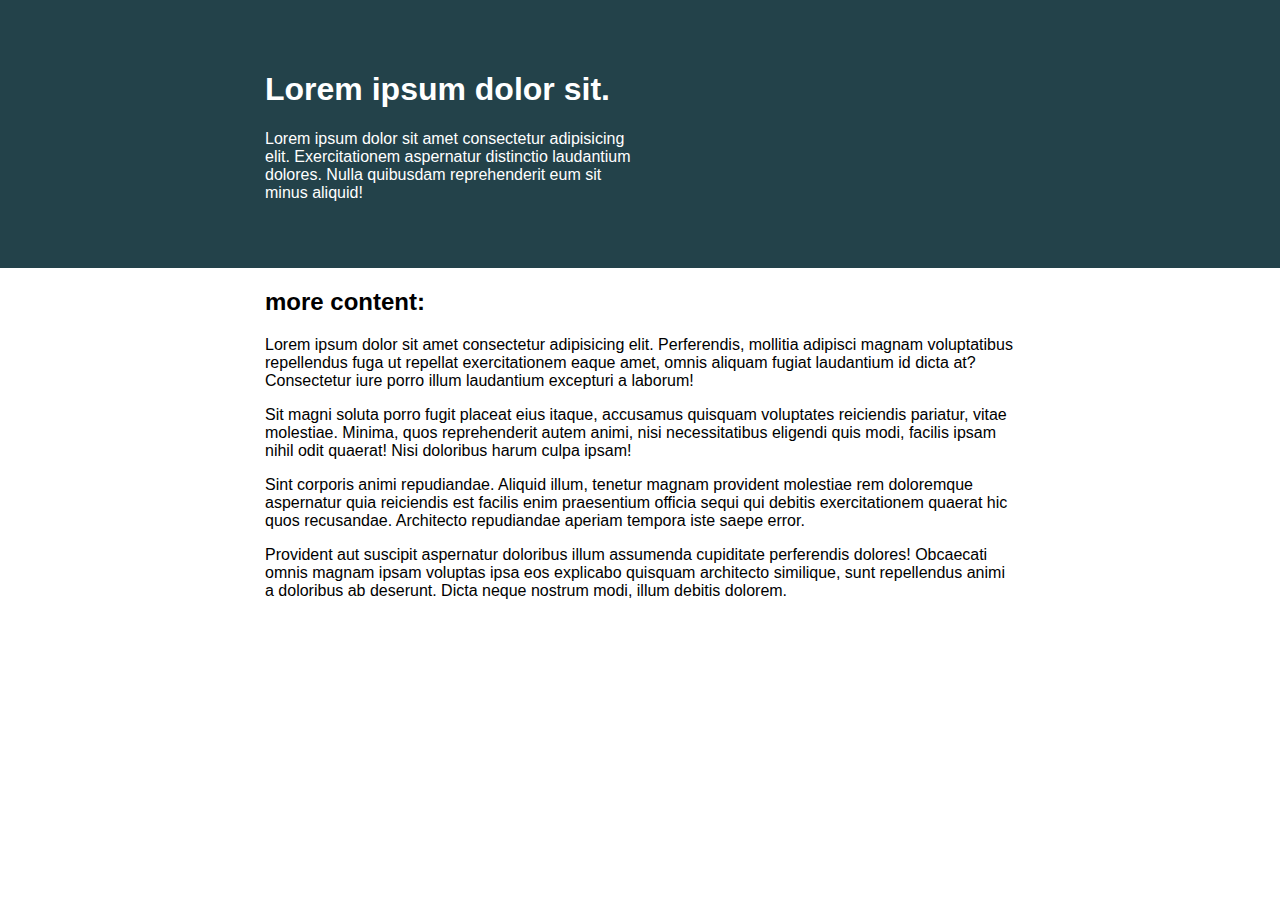
<file: challenge-02/index.html>
<!DOCTYPE html>
<html lang="en">
  <head>
    <meta charset="UTF-8" />
    <meta name="viewport" content="width=device-width, initial-scale=1.0" />
    <title>Day 01</title>

    <link rel="stylesheet" href="style.css" />
  </head>
  <body>
    <div class="intro">
      <div class="container">
        <div class="intro-content">
          <h1>Lorem ipsum dolor sit.</h1>
          <p>
            Lorem ipsum dolor sit amet consectetur adipisicing elit.
            Exercitationem aspernatur distinctio laudantium dolores. Nulla
            quibusdam reprehenderit eum sit minus aliquid!
          </p>
        </div>
      </div>
    </div>

    <div class="container">
      <h2>more content:</h2>
      <p>
        Lorem ipsum dolor sit amet consectetur adipisicing elit. Perferendis,
        mollitia adipisci magnam voluptatibus repellendus fuga ut repellat
        exercitationem eaque amet, omnis aliquam fugiat laudantium id dicta at?
        Consectetur iure porro illum laudantium excepturi a laborum!
      </p>
      <p>
        Sit magni soluta porro fugit placeat eius itaque, accusamus quisquam
        voluptates reiciendis pariatur, vitae molestiae. Minima, quos
        reprehenderit autem animi, nisi necessitatibus eligendi quis modi,
        facilis ipsam nihil odit quaerat! Nisi doloribus harum culpa ipsam!
      </p>
      <p>
        Sint corporis animi repudiandae. Aliquid illum, tenetur magnam provident
        molestiae rem doloremque aspernatur quia reiciendis est facilis enim
        praesentium officia sequi qui debitis exercitationem quaerat hic quos
        recusandae. Architecto repudiandae aperiam tempora iste saepe error.
      </p>
      <p>
        Provident aut suscipit aspernatur doloribus illum assumenda cupiditate
        perferendis dolores! Obcaecati omnis magnam ipsam voluptas ipsa eos
        explicabo quisquam architecto similique, sunt repellendus animi a
        doloribus ab deserunt. Dicta neque nostrum modi, illum debitis dolorem.
      </p>
    </div>
  </body>
</html>
</file>
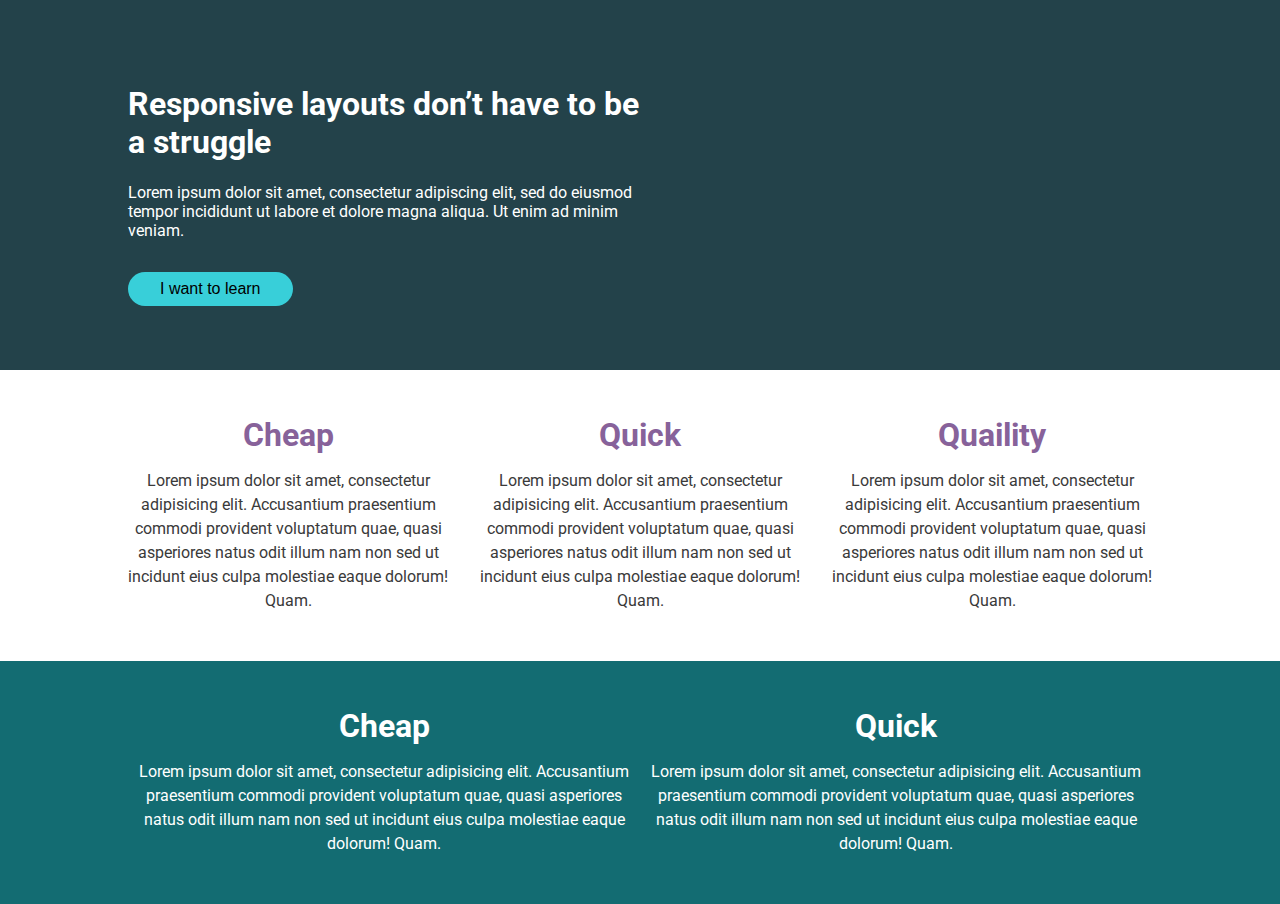
<file: challenge-03/index.html>
<!DOCTYPE html>
<html lang="en">
  <head>
    <meta charset="UTF-8" />
    <meta name="viewport" content="width=device-width, initial-scale=1.0" />
    <title>Day 01</title>

    <link rel="stylesheet" href="style.css" />
    <link rel="preconnect" href="https://fonts.googleapis.com" />
    <link rel="preconnect" href="https://fonts.gstatic.com" crossorigin />
    <link
      href="https://fonts.googleapis.com/css2?family=Roboto:wght@100;300;400;500;700;900&display=swap"
      rel="stylesheet"
    />
  </head>
  <body>
    <div class="intro">
      <div class="contaner">
        <div class="intro-content">
          <h1>Responsive layouts don’t have to be a struggle</h1>
          <p>
            Lorem ipsum dolor sit amet, consectetur adipiscing elit, sed do
            eiusmod tempor incididunt ut labore et dolore magna aliqua. Ut enim
            ad minim veniam.
          </p>
          <button>I want to learn</button>
        </div>
      </div>
    </div>
    <div class="intro-2">
      <div class="contaner">
        <div class="row">
          <div class="col content-text">
            <h1>Cheap</h1>
            <p>
              Lorem ipsum dolor sit amet, consectetur adipisicing elit.
              Accusantium praesentium commodi provident voluptatum quae, quasi
              asperiores natus odit illum nam non sed ut incidunt eius culpa
              molestiae eaque dolorum! Quam.
            </p>
          </div>
          <div class="col content-text">
            <h1>Quick</h1>
            <p>
              Lorem ipsum dolor sit amet, consectetur adipisicing elit.
              Accusantium praesentium commodi provident voluptatum quae, quasi
              asperiores natus odit illum nam non sed ut incidunt eius culpa
              molestiae eaque dolorum! Quam.
            </p>
          </div>
          <div class="col content-text">
            <h1>Quaility</h1>
            <p>
              Lorem ipsum dolor sit amet, consectetur adipisicing elit.
              Accusantium praesentium commodi provident voluptatum quae, quasi
              asperiores natus odit illum nam non sed ut incidunt eius culpa
              molestiae eaque dolorum! Quam.
            </p>
          </div>
        </div>
      </div>
    </div>
    <div class="intro-3">
      <div class="contaner">
        <div class="hero-footer-div">
          <div class="content-text">
            <h1>Cheap</h1>
            <p>
              Lorem ipsum dolor sit amet, consectetur adipisicing elit.
              Accusantium praesentium commodi provident voluptatum quae, quasi
              asperiores natus odit illum nam non sed ut incidunt eius culpa
              molestiae eaque dolorum! Quam.
            </p>
          </div>
          <div class="content-text">
            <h1>Quick</h1>
            <p>
              Lorem ipsum dolor sit amet, consectetur adipisicing elit.
              Accusantium praesentium commodi provident voluptatum quae, quasi
              asperiores natus odit illum nam non sed ut incidunt eius culpa
              molestiae eaque dolorum! Quam.
            </p>
          </div>
        </div>
      </div>
    </div>
  </body>
</html>
</file>
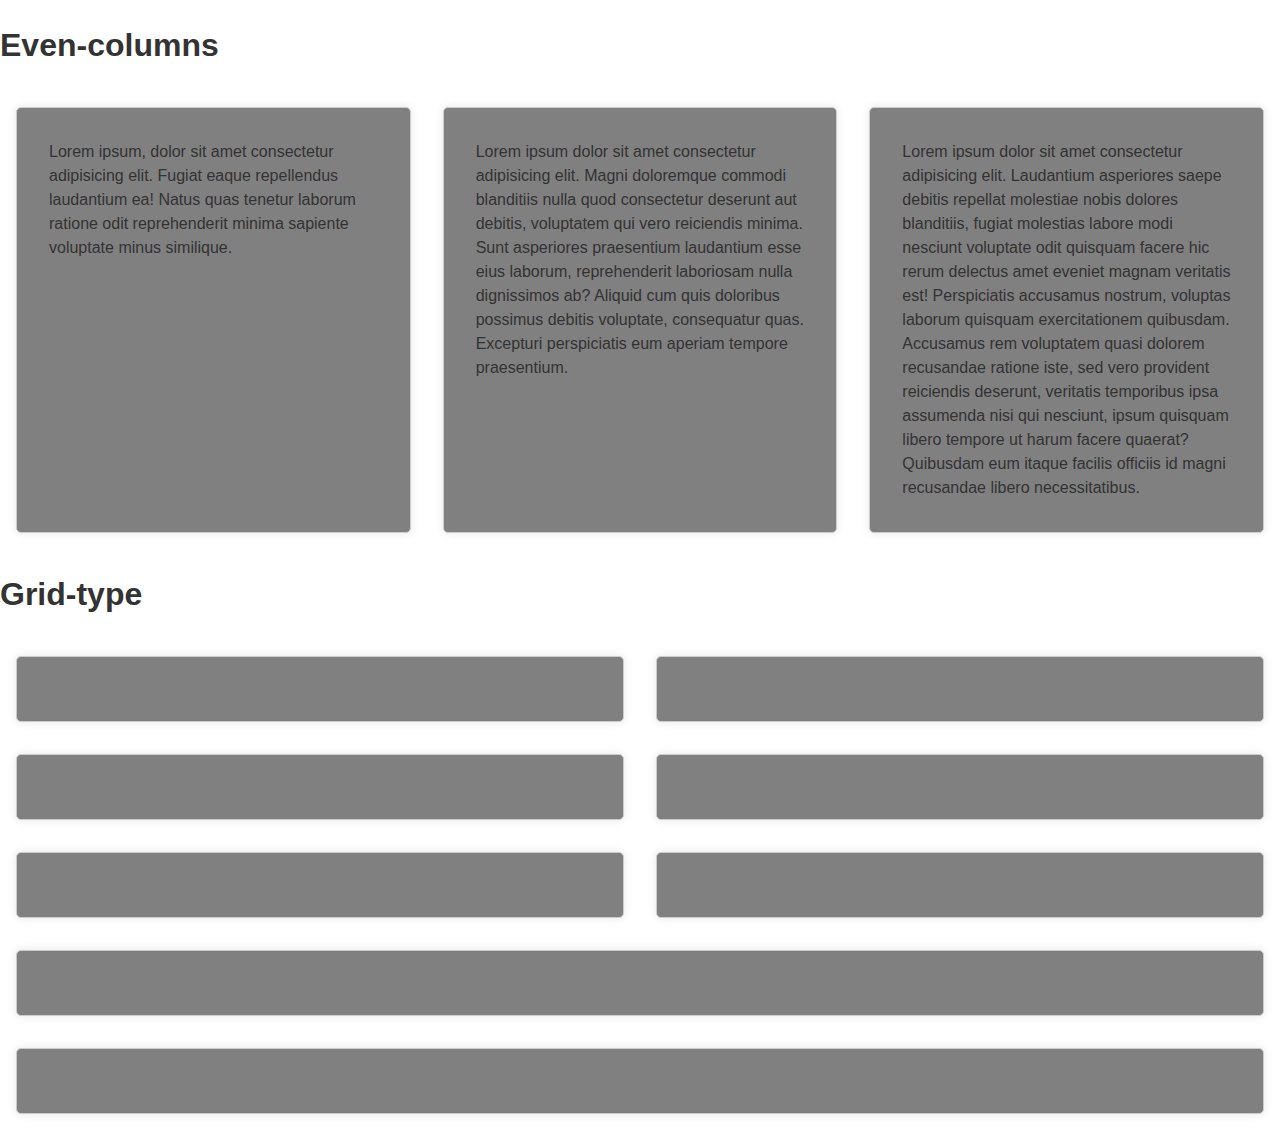
<file: challenge-04/index.html>
<!DOCTYPE html>
<html lang="en">
  <head>
    <meta charset="UTF-8" />
    <meta name="viewport" content="width=device-width, initial-scale=1.0" />
    <link rel="stylesheet" href="./style.css" />
    <title>Document</title>
  </head>
  <body>
    <div class="content">
      <h1>Even-columns</h1>
      <div class="even-columns">
        <div class="col">
          Lorem ipsum, dolor sit amet consectetur adipisicing elit. Fugiat eaque
          repellendus laudantium ea! Natus quas tenetur laborum ratione odit
          reprehenderit minima sapiente voluptate minus similique.
        </div>
        <div class="col">
          Lorem ipsum dolor sit amet consectetur adipisicing elit. Magni
          doloremque commodi blanditiis nulla quod consectetur deserunt aut
          debitis, voluptatem qui vero reiciendis minima. Sunt asperiores
          praesentium laudantium esse eius laborum, reprehenderit laboriosam
          nulla dignissimos ab? Aliquid cum quis doloribus possimus debitis
          voluptate, consequatur quas. Excepturi perspiciatis eum aperiam
          tempore praesentium.
        </div>
        <div class="col">
          Lorem ipsum dolor sit amet consectetur adipisicing elit. Laudantium
          asperiores saepe debitis repellat molestiae nobis dolores blanditiis,
          fugiat molestias labore modi nesciunt voluptate odit quisquam facere
          hic rerum delectus amet eveniet magnam veritatis est! Perspiciatis
          accusamus nostrum, voluptas laborum quisquam exercitationem quibusdam.
          Accusamus rem voluptatem quasi dolorem recusandae ratione iste, sed
          vero provident reiciendis deserunt, veritatis temporibus ipsa
          assumenda nisi qui nesciunt, ipsum quisquam libero tempore ut harum
          facere quaerat? Quibusdam eum itaque facilis officiis id magni
          recusandae libero necessitatibus.
        </div>
      </div>
    </div>
    <div class="grid-type">
      <h1>Grid-type</h1>
      <div class="grid-type-columns">
        <div class="grid"></div>
        <div class="grid"></div>
        <div class="grid"></div>
        <div class="grid"></div>
        <div class="grid"></div>
        <div class="grid"></div>
      </div>
    </div>

    <div class="content-page">
      <div class="sidebar"></div>
      <div class="main"></div>
    </div>
  </body>
</html>
</file>
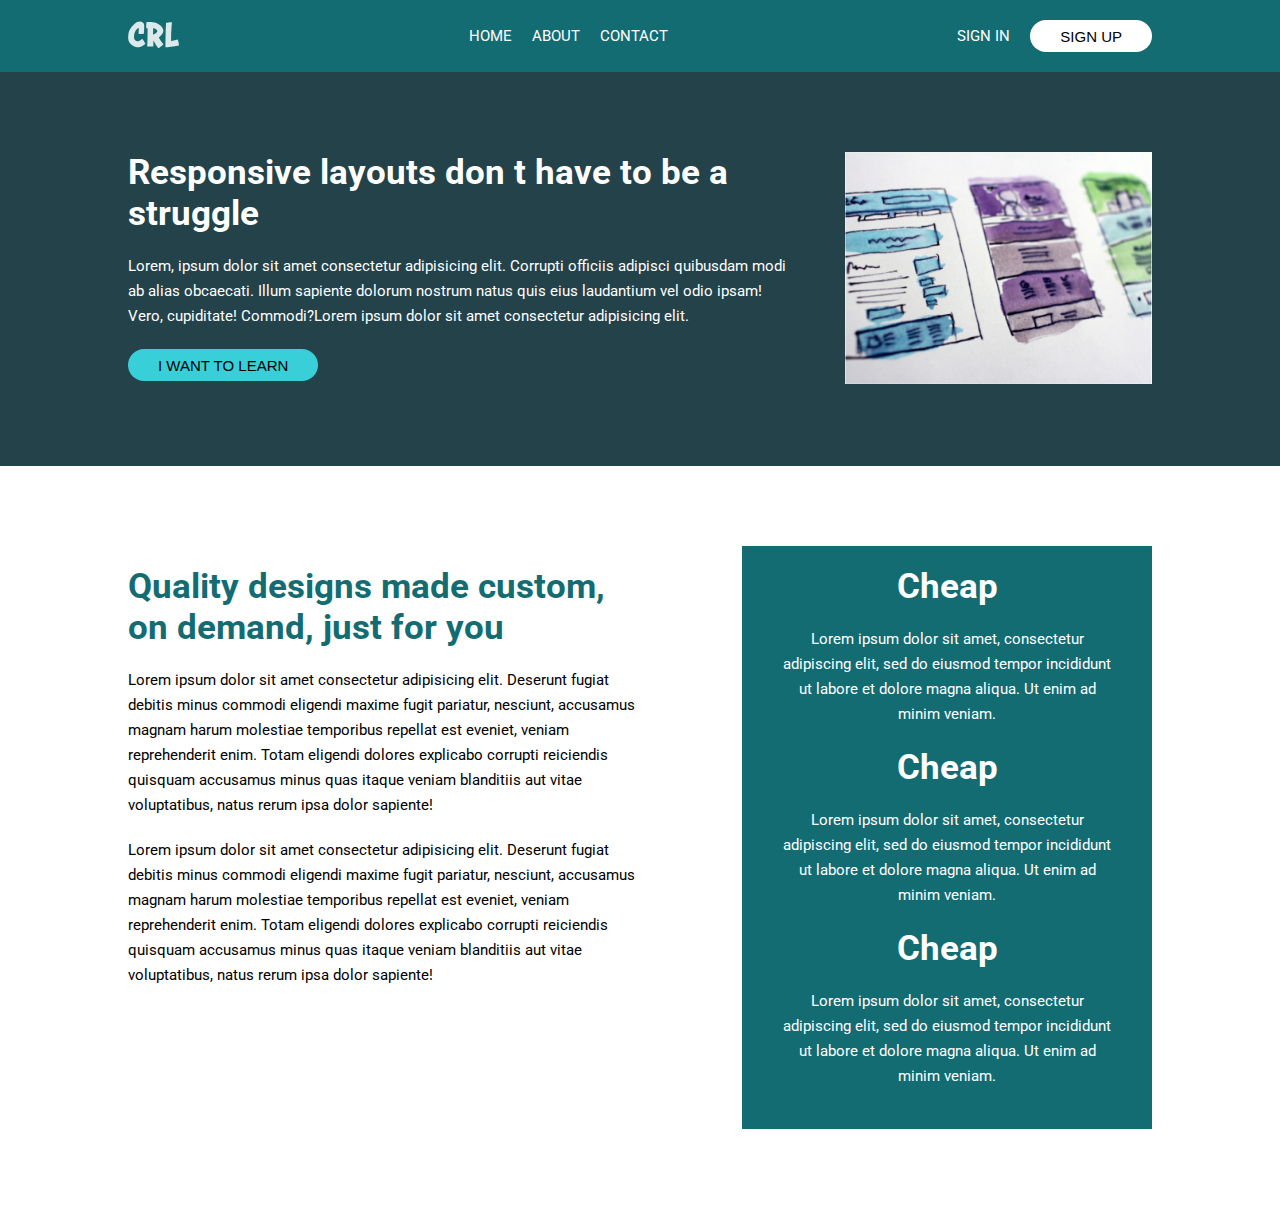
<file: challenge-05/index.html>
<!DOCTYPE html>
<html lang="en">
  <head>
    <meta charset="UTF-8" />
    <meta name="viewport" content="width=device-width, initial-scale=1.0" />
    <title>Challenge-05</title>

    <link rel="stylesheet" href="style.css" />
    <link rel="preconnect" href="https://fonts.googleapis.com" />
    <link rel="preconnect" href="https://fonts.gstatic.com" crossorigin />
    <link
      href="https://fonts.googleapis.com/css2?family=Roboto:wght@100;300;400;500;700;900&display=swap"
      rel="stylesheet"
    />
  </head>
  <body>
    <header>
      <div class="contaner nav-wrapper">
        <a class="logo" href="#"><img src="./logo.svg" alt="logo" /></a>
        <nav>
          <ul class="nav__list nav-list-primery">
            <li class="list__item"><a href="#">HOME</a></li>
            <li class="list__item"><a href="#">ABOUT</a></li>
            <li class="list__item"><a href="#">CONTACT</a></li>
          </ul>
          <ul>
            <li class="list__item">
              <a href="#">SIGN IN</a>
            </li>
            <li><button class="signIn__button">SIGN UP</button></li>
          </ul>
        </nav>
      </div>
    </header>
    <section class="intro-contener">
      <div class="contaner d-flex j-center">
        <div class="main-contener-content">
          <h1 class="main-heading">
            Responsive layouts don t have to be a struggle
          </h1>
          <p class="main-paragraph">
            Lorem, ipsum dolor sit amet consectetur adipisicing elit. Corrupti
            officiis adipisci quibusdam modi ab alias obcaecati. Illum sapiente
            dolorum nostrum natus quis eius laudantium vel odio ipsam! Vero,
            cupiditate! Commodi?Lorem ipsum dolor sit amet consectetur
            adipisicing elit.
          </p>
          <button>I WANT TO LEARN</button>
        </div>
        <div class="main-contener-img">
          <img src="./hero-img.jpg" alt="scatch image" />
        </div>
      </div>
    </section>
    <section class="intro-contener-1">
      <div class="contaner">
        <div
          class="half-second-main-contenre d-flex j-center main-contener-content-1"
        >
          <div class="second-main-contenre-1">
            <h1 class="main-heading-2">
              Quality designs made custom, on demand, just for you
            </h1>
            <p class="main-paragraph-2">
              Lorem ipsum dolor sit amet consectetur adipisicing elit. Deserunt
              fugiat debitis minus commodi eligendi maxime fugit pariatur,
              nesciunt, accusamus magnam harum molestiae temporibus repellat est
              eveniet, veniam reprehenderit enim. Totam eligendi dolores
              explicabo corrupti reiciendis quisquam accusamus minus quas itaque
              veniam blanditiis aut vitae voluptatibus, natus rerum ipsa dolor
              sapiente!
            </p>
            <p class="main-paragraph-2">
              Lorem ipsum dolor sit amet consectetur adipisicing elit. Deserunt
              fugiat debitis minus commodi eligendi maxime fugit pariatur,
              nesciunt, accusamus magnam harum molestiae temporibus repellat est
              eveniet, veniam reprehenderit enim. Totam eligendi dolores
              explicabo corrupti reiciendis quisquam accusamus minus quas itaque
              veniam blanditiis aut vitae voluptatibus, natus rerum ipsa dolor
              sapiente!
            </p>
          </div>
          <div class="second-main-contenre-2 row">
            <div class="col">
              <h2>Cheap</h2>
              <p>
                Lorem ipsum dolor sit amet, consectetur adipiscing elit, sed do
                eiusmod tempor incididunt ut labore et dolore magna aliqua. Ut
                enim ad minim veniam.
              </p>
            </div>
            <div class="col">
              <h2>Cheap</h2>
              <p>
                Lorem ipsum dolor sit amet, consectetur adipiscing elit, sed do
                eiusmod tempor incididunt ut labore et dolore magna aliqua. Ut
                enim ad minim veniam.
              </p>
            </div>
            <div class="col">
              <h2>Cheap</h2>
              <p>
                Lorem ipsum dolor sit amet, consectetur adipiscing elit, sed do
                eiusmod tempor incididunt ut labore et dolore magna aliqua. Ut
                enim ad minim veniam.
              </p>
            </div>
          </div>
        </div>
      </div>
    </section>
  </body>
</html>
</file>
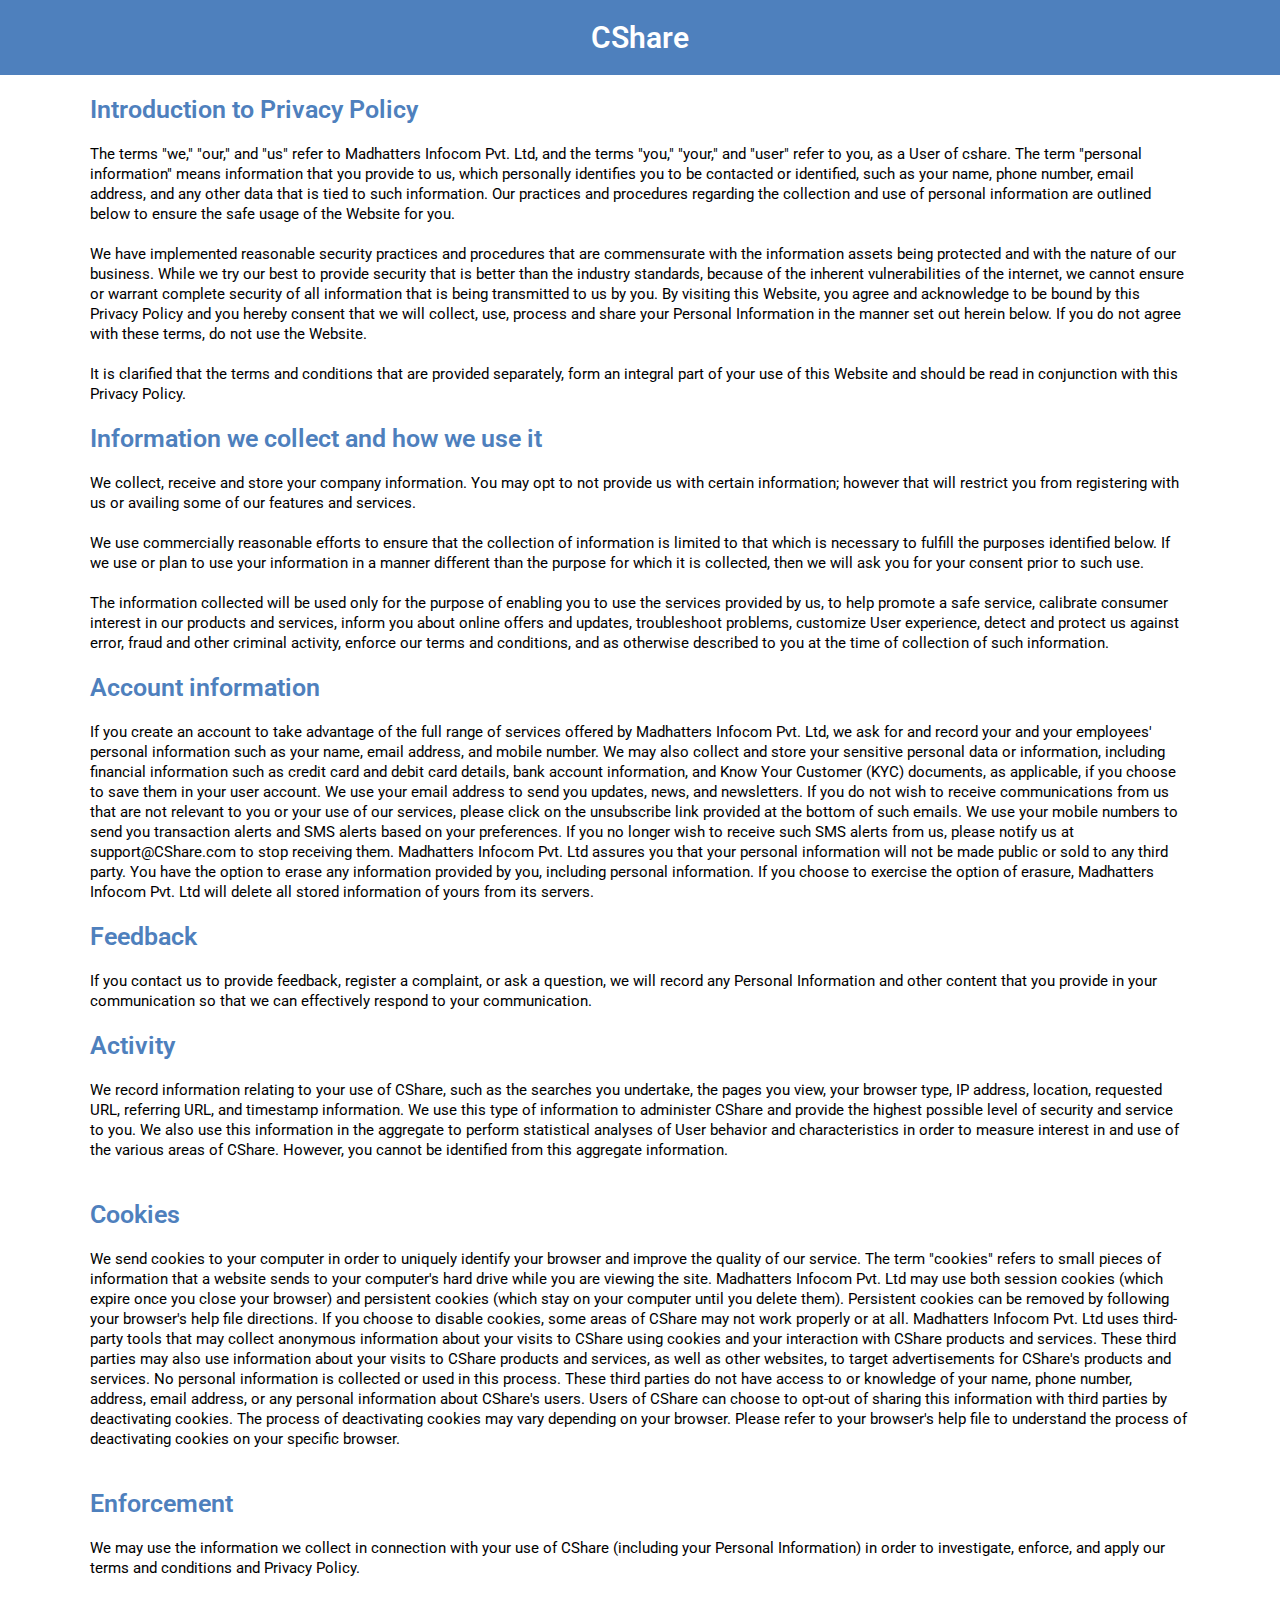
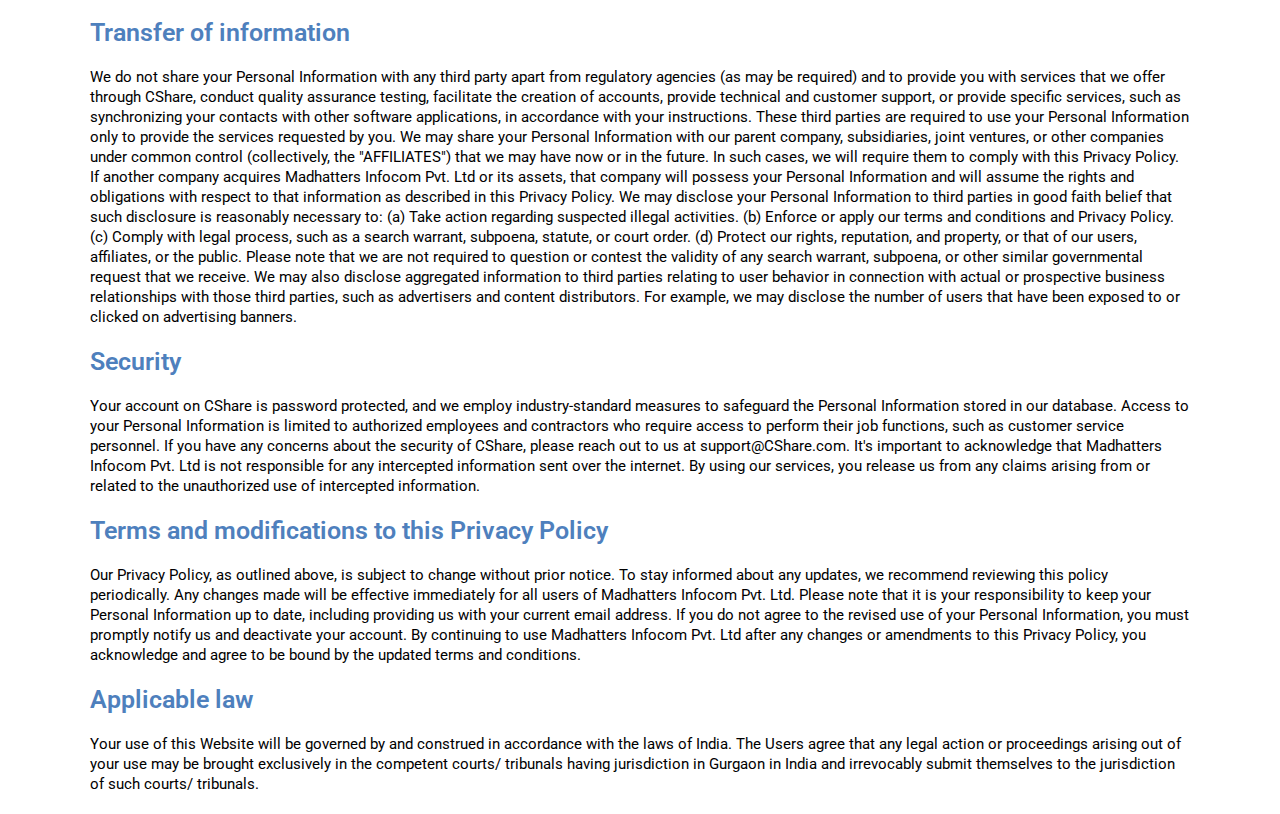
<file: cshare-single-page/index.html>
<!DOCTYPE html>
<html lang="en">
  <head>
    <meta charset="UTF-8" />
    <meta name="viewport" content="width=device-width, initial-scale=1.0" />
    <title>Cshare</title>
    <link rel="stylesheet" href="style.css" />
    <link rel="preconnect" href="https://fonts.googleapis.com" />
    <link rel="preconnect" href="https://fonts.gstatic.com" crossorigin />
    <link rel="icon" type="image/x-icon" href="./favicon.ico" />

    <link
      href="https://fonts.googleapis.com/css2?family=Roboto:wght@100;300;400;500;700;900&display=swap"
      rel="stylesheet"
    />
  </head>
  <body>
    <header class="nav-header">
      <nav>
        <h1 id="logo">CShare</h1>
      </nav>
    </header>
    <section class="contaner">
      <div class="hero__content">
        <h1 class="hero__heading">Introduction to Privacy Policy</h1>
        <p class="hero__paragrap">
          The terms "we," "our," and "us" refer to Madhatters Infocom Pvt. Ltd,
          and the terms "you," "your," and "user" refer to you, as a User of
          cshare. The term "personal information" means information that you
          provide to us, which personally identifies you to be contacted or
          identified, such as your name, phone number, email address, and any
          other data that is tied to such information. Our practices and
          procedures regarding the collection and use of personal information
          are outlined below to ensure the safe usage of the Website for you.
          <br /><br />We have implemented reasonable security practices and
          procedures that are commensurate with the information assets being
          protected and with the nature of our business. While we try our best
          to provide security that is better than the industry standards,
          because of the inherent vulnerabilities of the internet, we cannot
          ensure or warrant complete security of all information that is being
          transmitted to us by you. By visiting this Website, you agree and
          acknowledge to be bound by this Privacy Policy and you hereby consent
          that we will collect, use, process and share your Personal Information
          in the manner set out herein below. If you do not agree with these
          terms, do not use the Website. <br /><br />
          It is clarified that the terms and conditions that are provided
          separately, form an integral part of your use of this Website and
          should be read in conjunction with this Privacy Policy.
        </p>
      </div>
    </section>
    <section class="contaner">
      <div class="hero__content">
        <h1 class="hero__heading">Information we collect and how we use it</h1>
        <p class="hero__paragrap">
          We collect, receive and store your company information. You may opt to
          not provide us with certain information; however that will restrict
          you from registering with us or availing some of our features and
          services.
          <br /><br />We use commercially reasonable efforts to ensure that the
          collection of information is limited to that which is necessary to
          fulfill the purposes identified below. If we use or plan to use your
          information in a manner different than the purpose for which it is
          collected, then we will ask you for your consent prior to such use.<br /><br />
          The information collected will be used only for the purpose of
          enabling you to use the services provided by us, to help promote a
          safe service, calibrate consumer interest in our products and
          services, inform you about online offers and updates, troubleshoot
          problems, customize User experience, detect and protect us against
          error, fraud and other criminal activity, enforce our terms and
          conditions, and as otherwise described to you at the time of
          collection of such information.
        </p>
      </div>
    </section>
    <section class="contaner">
      <div class="hero__content">
        <h1 class="hero__heading">Account information</h1>
        <p class="hero__paragrap">
          If you create an account to take advantage of the full range of
          services offered by Madhatters Infocom Pvt. Ltd, we ask for and record
          your and your employees' personal information such as your name, email
          address, and mobile number. We may also collect and store your
          sensitive personal data or information, including financial
          information such as credit card and debit card details, bank account
          information, and Know Your Customer (KYC) documents, as applicable, if
          you choose to save them in your user account. We use your email
          address to send you updates, news, and newsletters. If you do not wish
          to receive communications from us that are not relevant to you or your
          use of our services, please click on the unsubscribe link provided at
          the bottom of such emails. We use your mobile numbers to send you
          transaction alerts and SMS alerts based on your preferences. If you no
          longer wish to receive such SMS alerts from us, please notify us at
          support@CShare.com to stop receiving them. Madhatters Infocom Pvt. Ltd
          assures you that your personal information will not be made public or
          sold to any third party. You have the option to erase any information
          provided by you, including personal information. If you choose to
          exercise the option of erasure, Madhatters Infocom Pvt. Ltd will
          delete all stored information of yours from its servers.
        </p>
      </div>
    </section>
    <section class="contaner">
      <div class="hero__content">
        <h1 class="hero__heading">Feedback</h1>
        <p class="hero__paragrap">
          If you contact us to provide feedback, register a complaint, or ask a
          question, we will record any Personal Information and other content
          that you provide in your communication so that we can effectively
          respond to your communication.
        </p>
      </div>
    </section>
    <section class="contaner">
      <div class="hero__content">
        <h1 class="hero__heading">Activity</h1>
        <p class="hero__paragrap">
          We record information relating to your use of CShare, such as the
          searches you undertake, the pages you view, your browser type, IP
          address, location, requested URL, referring URL, and timestamp
          information. We use this type of information to administer CShare and
          provide the highest possible level of security and service to you. We
          also use this information in the aggregate to perform statistical
          analyses of User behavior and characteristics in order to measure
          interest in and use of the various areas of CShare. However, you
          cannot be identified from this aggregate information.
          <br /><br />
        </p>
      </div>
    </section>
    <section class="contaner">
      <div class="hero__content">
        <h1 class="hero__heading">Cookies</h1>
        <p class="hero__paragrap">
          We send cookies to your computer in order to uniquely identify your
          browser and improve the quality of our service. The term "cookies"
          refers to small pieces of information that a website sends to your
          computer's hard drive while you are viewing the site. Madhatters
          Infocom Pvt. Ltd may use both session cookies (which expire once you
          close your browser) and persistent cookies (which stay on your
          computer until you delete them). Persistent cookies can be removed by
          following your browser's help file directions. If you choose to
          disable cookies, some areas of CShare may not work properly or at all.
          Madhatters Infocom Pvt. Ltd uses third-party tools that may collect
          anonymous information about your visits to CShare using cookies and
          your interaction with CShare products and services. These third
          parties may also use information about your visits to CShare products
          and services, as well as other websites, to target advertisements for
          CShare's products and services. No personal information is collected
          or used in this process. These third parties do not have access to or
          knowledge of your name, phone number, address, email address, or any
          personal information about CShare's users. Users of CShare can choose
          to opt-out of sharing this information with third parties by
          deactivating cookies. The process of deactivating cookies may vary
          depending on your browser. Please refer to your browser's help file to
          understand the process of deactivating cookies on your specific
          browser.
          <br /><br />
        </p>
      </div>
    </section>
    <section class="contaner">
      <div class="hero__content">
        <h1 class="hero__heading">Enforcement</h1>
        <p class="hero__paragrap">
          We may use the information we collect in connection with your use of
          CShare (including your Personal Information) in order to investigate,
          enforce, and apply our terms and conditions and Privacy Policy.
          <br /><br />
        </p>
      </div>
    </section>
    <section class="contaner">
      <div class="hero__content">
        <h1 class="hero__heading">Transfer of information</h1>
        <p class="hero__paragrap">
          We do not share your Personal Information with any third party apart
          from regulatory agencies (as may be required) and to provide you with
          services that we offer through CShare, conduct quality assurance
          testing, facilitate the creation of accounts, provide technical and
          customer support, or provide specific services, such as synchronizing
          your contacts with other software applications, in accordance with
          your instructions. These third parties are required to use your
          Personal Information only to provide the services requested by you. We
          may share your Personal Information with our parent company,
          subsidiaries, joint ventures, or other companies under common control
          (collectively, the "AFFILIATES") that we may have now or in the
          future. In such cases, we will require them to comply with this
          Privacy Policy. If another company acquires Madhatters Infocom Pvt.
          Ltd or its assets, that company will possess your Personal Information
          and will assume the rights and obligations with respect to that
          information as described in this Privacy Policy. We may disclose your
          Personal Information to third parties in good faith belief that such
          disclosure is reasonably necessary to: (a) Take action regarding
          suspected illegal activities. (b) Enforce or apply our terms and
          conditions and Privacy Policy. (c) Comply with legal process, such as
          a search warrant, subpoena, statute, or court order. (d) Protect our
          rights, reputation, and property, or that of our users, affiliates, or
          the public. Please note that we are not required to question or
          contest the validity of any search warrant, subpoena, or other similar
          governmental request that we receive. We may also disclose aggregated
          information to third parties relating to user behavior in connection
          with actual or prospective business relationships with those third
          parties, such as advertisers and content distributors. For example, we
          may disclose the number of users that have been exposed to or clicked
          on advertising banners.
        </p>
      </div>
    </section>
    <section class="contaner">
      <div class="hero__content">
        <h1 class="hero__heading">Security</h1>
        <p class="hero__paragrap">
          Your account on CShare is password protected, and we employ
          industry-standard measures to safeguard the Personal Information
          stored in our database. Access to your Personal Information is limited
          to authorized employees and contractors who require access to perform
          their job functions, such as customer service personnel. If you have
          any concerns about the security of CShare, please reach out to us at
          support@CShare.com. It's important to acknowledge that Madhatters
          Infocom Pvt. Ltd is not responsible for any intercepted information
          sent over the internet. By using our services, you release us from any
          claims arising from or related to the unauthorized use of intercepted
          information.
        </p>
      </div>
    </section>
    <section class="contaner">
      <div class="hero__content">
        <h1 class="hero__heading">
          Terms and modifications to this Privacy Policy
        </h1>
        <p class="hero__paragrap">
          Our Privacy Policy, as outlined above, is subject to change without
          prior notice. To stay informed about any updates, we recommend
          reviewing this policy periodically. Any changes made will be effective
          immediately for all users of Madhatters Infocom Pvt. Ltd. Please note
          that it is your responsibility to keep your Personal Information up to
          date, including providing us with your current email address. If you
          do not agree to the revised use of your Personal Information, you must
          promptly notify us and deactivate your account. By continuing to use
          Madhatters Infocom Pvt. Ltd after any changes or amendments to this
          Privacy Policy, you acknowledge and agree to be bound by the updated
          terms and conditions.
        </p>
      </div>
    </section>
    <section class="contaner">
      <div class="hero__content">
        <h1 class="hero__heading">Applicable law</h1>
        <p class="hero__paragrap">
          Your use of this Website will be governed by and construed in
          accordance with the laws of India. The Users agree that any legal
          action or proceedings arising out of your use may be brought
          exclusively in the competent courts/ tribunals having jurisdiction in
          Gurgaon in India and irrevocably submit themselves to the jurisdiction
          of such courts/ tribunals.
        </p>
      </div>
    </section>
  </body>
</html>
</file>
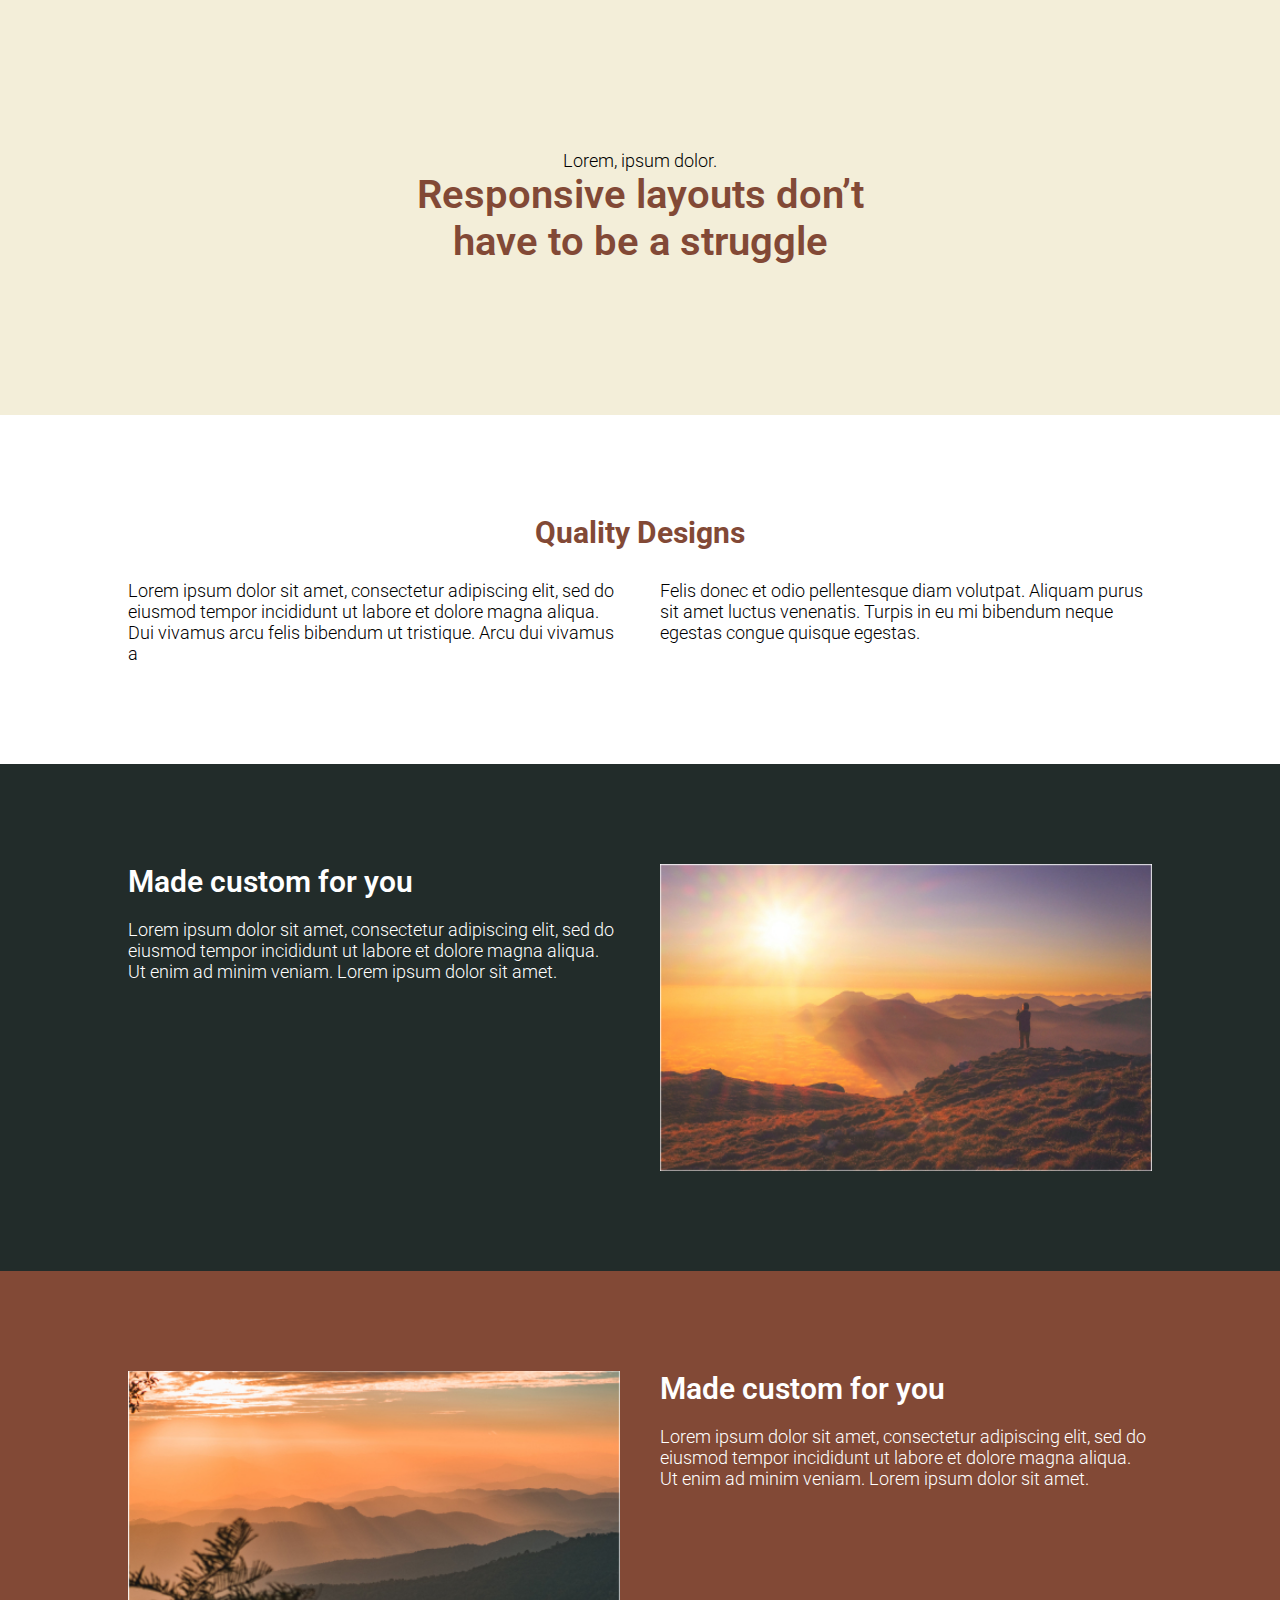
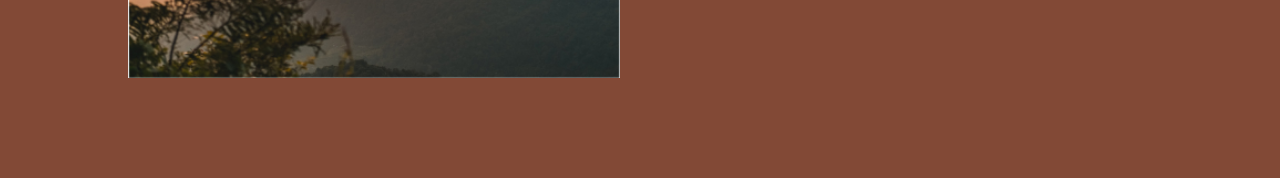
<file: flexbox-challenge/index.html>
<!DOCTYPE html>
<html lang="en">
  <head>
    <meta charset="UTF-8" />
    <meta name="viewport" content="width=device-width, initial-scale=1.0" />
    <title>FlexBox-Challenge</title>
    <link rel="stylesheet" href="style.css" />
    <link rel="preconnect" href="https://fonts.googleapis.com" />
    <link rel="preconnect" href="https://fonts.gstatic.com" crossorigin />

    <link
      href="https://fonts.googleapis.com/css2?family=Roboto:wght@100;300;400;500;700;900&display=swap"
      rel="stylesheet"
    />
  </head>
  <body>
    <section class="frist-main-section">
      <div class="contaner frist-content">
        <p>Lorem, ipsum dolor.</p>
        <h1>Responsive layouts don’t <br />have to be a struggle</h1>
      </div>
    </section>
    <section class="second-main-section">
      <div class="contaner second-content">
        <h1>Quality Designs</h1>
        <div class="row">
          <p>
            Lorem ipsum dolor sit amet, consectetur adipiscing elit, sed do
            eiusmod tempor incididunt ut labore et dolore magna aliqua. Dui
            vivamus arcu felis bibendum ut tristique. Arcu dui vivamus a
          </p>
          <p>
            Felis donec et odio pellentesque diam volutpat. Aliquam purus sit
            amet luctus venenatis. Turpis in eu mi bibendum neque egestas congue
            quisque egestas.
          </p>
        </div>
      </div>
    </section>
    <section class="third-main-section">
      <div class="contaner third-content row">
        <div class="equal-weight">
          <h1>Made custom for you</h1>
          <p>
            Lorem ipsum dolor sit amet, consectetur adipiscing elit, sed do
            eiusmod tempor incididunt ut labore et dolore magna aliqua. Ut enim
            ad minim veniam. Lorem ipsum dolor sit amet.
          </p>
        </div>
        <img class="equal-weight" src="./image-01.jpg" alt="sun rise image" />
      </div>
    </section>

    <section class="fourth-main-section">
      <div class="contaner fourth-content row">
        <img class="equal-weight" src="./image-02.jpg" alt="sun rise image" />
        <div class="equal-weight">
          <h1>Made custom for you</h1>
          <p>
            Lorem ipsum dolor sit amet, consectetur adipiscing elit, sed do
            eiusmod tempor incididunt ut labore et dolore magna aliqua. Ut enim
            ad minim veniam. Lorem ipsum dolor sit amet.
          </p>
        </div>
      </div>
    </section>
  </body>
</html>
</file>
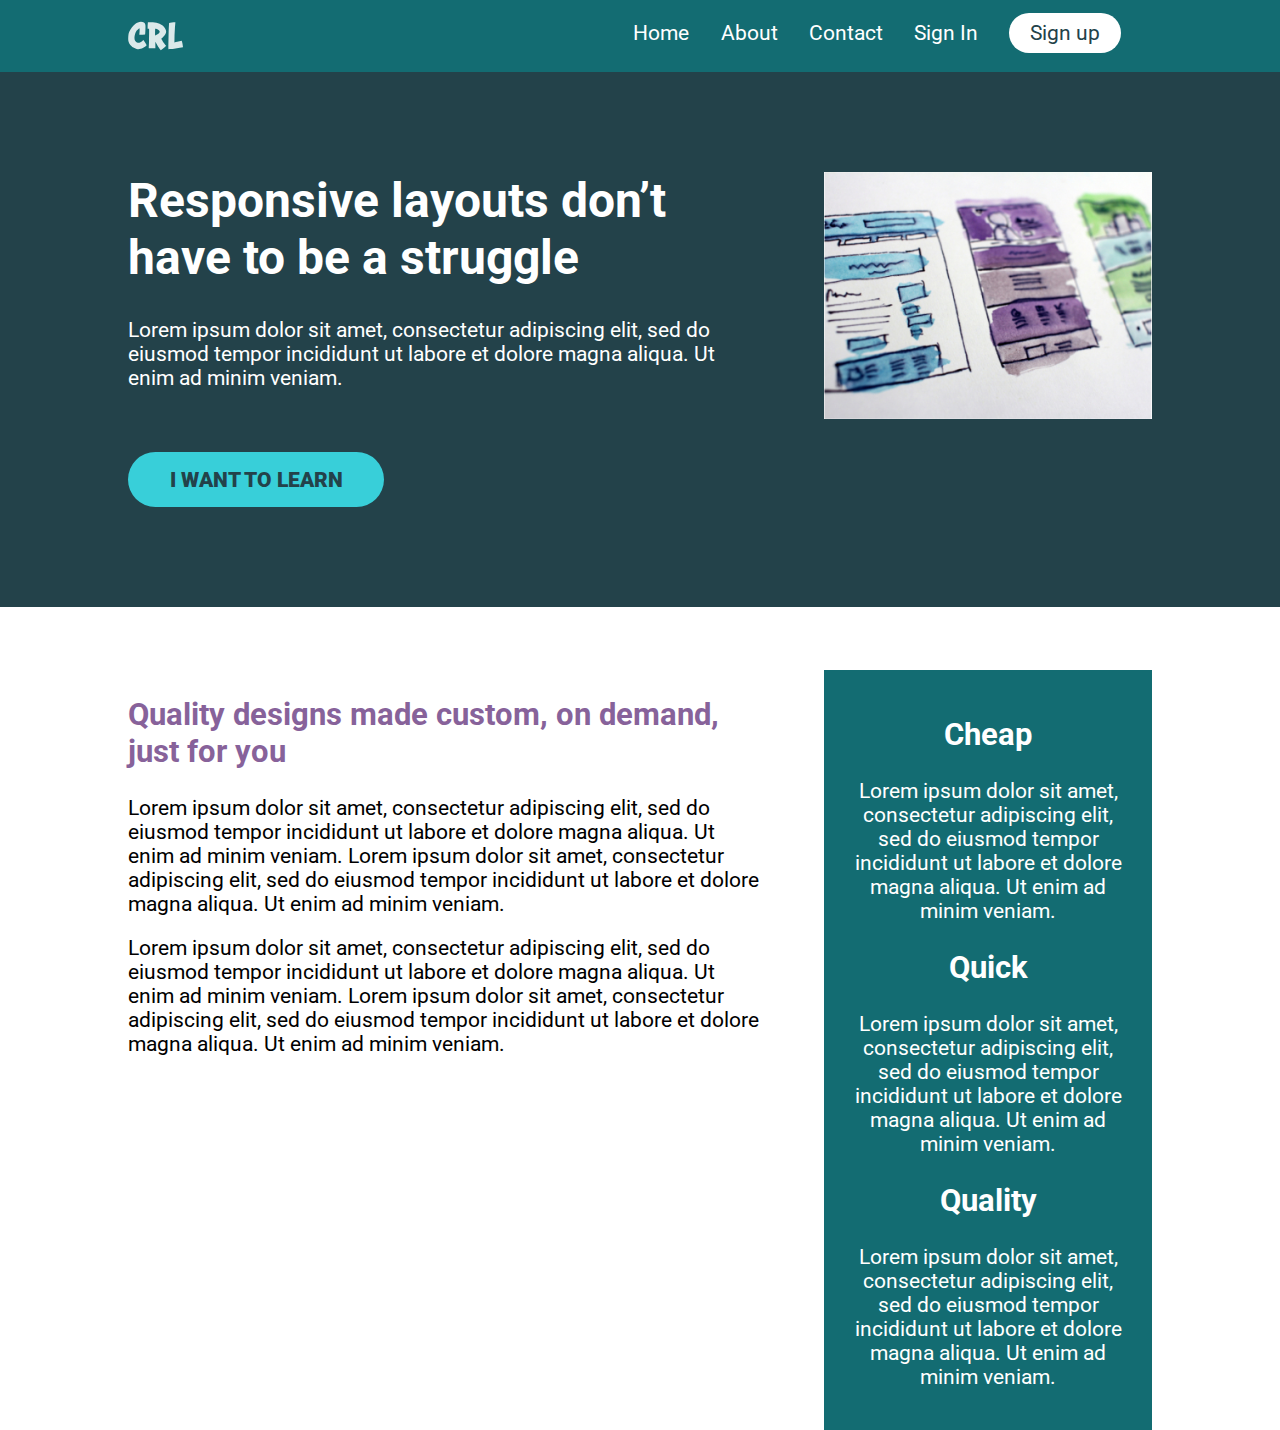
<file: nav-challenge/index.html>
<!DOCTYPE html>
<html lang="en">
<head>
    <meta charset="UTF-8">
    <meta name="viewport" content="width=device-width, initial-scale=1.0">
    <title>Conquering Responsive Layouts</title>
    <link href="https://fonts.googleapis.com/css2?family=Roboto:wght@400;900&display=swap" rel="stylesheet"> 
    <link rel="stylesheet" href="style.css">
</head>
<body>
    <header> 
        <div class="container row">
            <button class="nav-toggle" aria-label="open navigation">
                <span class="hamburger"></span>
            </button>
            <a class="logo" href="#">
                <img src="img/logo.svg" alt="conquering responsive layouts">
            </a>
            <nav class="nav">
                <ul class="nav__list nav__list--primary">
                    <li class="nav__item"><a href="#" class="nav__link">Home</a></li>
                    <li class="nav__item"><a href="#" class="nav__link">About</a></li>
                    <li class="nav__item"><a href="#" class="nav__link">Contact</a></li>
                </ul>
                <ul class="nav__list nav__list--secondary">
                    <li class="nav__item"><a href="#" class="nav__link">Sign In</a></li>
                    <li class="nav__item"><a href="#" class="nav__link nav__link--button">Sign up</a></li>
                </ul>
            </nav>
        </div>
    </header>
    
    <section class="hero">
        <div class="container row">
            <div class="hero__text">
                <h1>Responsive layouts don’t have to be a struggle</h1>
                <p>Lorem ipsum dolor sit amet, consectetur adipiscing elit, sed do eiusmod tempor incididunt ut labore et dolore magna aliqua. Ut enim ad minim veniam.</p>
                <a href="#" class="btn">I want to learn</a>
            </div>
            <img src="img/hero-img.jpg" alt="UX design sketches" class="hero__img">
        </div>
    </section> 

    <main class="main container row">
            <section class="primary-content">
                <h2 class="section-title">Quality designs made custom, on demand, just for you</h2>
                <p>Lorem ipsum dolor sit amet, consectetur adipiscing elit, sed do eiusmod tempor incididunt ut labore et dolore magna aliqua. Ut enim ad minim veniam. Lorem ipsum dolor sit amet, consectetur adipiscing elit, sed do eiusmod tempor incididunt ut labore et dolore magna aliqua. Ut enim ad minim veniam.</p>
                <p>Lorem ipsum dolor sit amet, consectetur adipiscing elit, sed do eiusmod tempor incididunt ut labore et dolore magna aliqua. Ut enim ad minim veniam. Lorem ipsum dolor sit amet, consectetur adipiscing elit, sed do eiusmod tempor incididunt ut labore et dolore magna aliqua. Ut enim ad minim veniam.</p>
            </section>
            <aside class="sidebar">
                <h2 class="sidebar-title">Cheap</h2>
                <p>Lorem ipsum dolor sit amet, consectetur adipiscing elit, sed do eiusmod tempor incididunt ut labore et dolore magna aliqua. Ut enim ad minim veniam.</p>

                <h2 class="sidebar-title">Quick</h2>
                <p>Lorem ipsum dolor sit amet, consectetur adipiscing elit, sed do eiusmod tempor incididunt ut labore et dolore magna aliqua. Ut enim ad minim veniam.</p>

                <h2 class="sidebar-title">Quality</h2>
                <p>Lorem ipsum dolor sit amet, consectetur adipiscing elit, sed do eiusmod tempor incididunt ut labore et dolore magna aliqua. Ut enim ad minim veniam.</p>
            </aside>
    </main>

    <script src="main.js"></script>

</body>
</html>
</file>
<file: challenge-02/style.css>
/* INSTRUCTIONS
 *
 * 1) Keep the text inside .intro-content
 *    in the same place, but have the background
 *    extend from one side of the viewport
 *    to the other, no matter how wide or narrow
 *    the browser is.
 *
 * 2) Limit the maximum width of the text in the
 *    bottom area.
 *
 * You may modify the HTML if needed
 * (you probably should for this challenge)
 *
 */

* {
  box-sizing: border-box;
}

body {
  margin: 0;
  font-family: sans-serif;
}
.intro {
  background: #23424a;
  color: white;
  padding: 50px 0;
}
.container {
  width: 80%;
  max-width: 750px;
  margin: 0 auto;
}
.intro-content {
  width: 50%;
}
</file>
<file: challenge-03/style.css>
/* INSTRUCTIONS
 *
 * 1) Keep the text inside .intro-content
 *    in the same place, but have the background
 *    extend from one side of the viewport
 *    to the other, no matter how wide or narrow
 *    the browser is.
 *
 * 2) Limit the maximum width of the text in the
 *    bottom area.
 *
 * You may modify the HTML if needed
 * (you probably should for this challenge)
 *
 */

* {
  box-sizing: border-box;
}

body {
  margin: 0;
  font-family: "Roboto", sans-serif;
}

.contaner {
  width: 80%;
  margin: 0px auto;
  max-width: 1100px;
}

.col + .col {
  margin-left: 2rem;
}

.col h1 {
  color: #87629a;
}

.col p {
  color: #3a3a3a;
}

.row {
  width: 100%;
  display: flex;
  flex-direction: row;
}

.intro-content {
  padding: 4rem 0px;
  width: 50%;
}

p {
  font-size: 1rem;
  font-weight: 400;
}

button {
  background: #38cfd9;
  padding: 0.5em 2em;
  margin-top: 1em;
  font-size: 1em;
  border: none;
  border-radius: 2rem;
}

.hero-footer-div {
  display: flex;
}

.intro {
  background: #23424a;
  color: #ffffff;
  width: 100%;
}

.intro-2 {
  padding: 2rem 0rem;
  width: 100%;
  line-height: 1.5rem;
}

.intro-3 {
  padding: 2rem 0rem;
  background: #136c72;
  color: #ffffff;
  width: 100%;
  line-height: 1.5rem;
}

.content-text {
  text-align: center;
}
</file>
<file: challenge-04/style.css>
body {
  font-family: "Roboto", sans-serif;
  font-size: 16px;
  color: #333;
  line-height: 1.5;
  margin: 0;
  padding: 0;
}

.even-columns {
  display: flex;
  width: 100%;
}

.even-columns > * {
  flex-basis: 100%;
}

.col {
  padding: 2rem;
  border: 1px solid #ccc;
  border-radius: 5px;
  margin: 1rem;
  background-color: gray;
  box-shadow: 0 0 10px rgba(0, 0, 0, 0.1);
  transition: all 0.3s ease-in-out;
}

.grid-type-columns {
  display: flex;
  flex-wrap: wrap;
}

.grid {
  flex: 1 1 33%;
  padding: 2rem;
  border: 1px solid #ccc;
  border-radius: 5px;
  margin: 1rem;
  background-color: gray;
  box-shadow: 0 0 10px rgba(0, 0, 0, 0.1);
  transition: all 0.3s ease-in-out;
}

.content-page {
  display: flex;
  flex-wrap: wrap;
}

.sidebar {
  flex: 1 1 30%;
  padding: 2rem;
  border: 1px solid #ccc;
  border-radius: 5px;
  margin: 1rem;
  background-color: gray;
  box-shadow: 0 0 10px rgba(0, 0, 0, 0.1);
  transition: all 0.3s ease-in-out;
}

.main {
  flex: 1 1 75%;
  padding: 2rem;
  border: 1px solid #ccc;
  border-radius: 5px;
  margin: 1rem;
  background-color: gray;
  box-shadow: 0 0 10px rgba(0, 0, 0, 0.1);
  transition: all 0.3s ease-in-out;
}
</file>
<file: challenge-05/style.css>
*,
*::before,
*::after {
  box-sizing: border-box;
}

* {
  margin: 0;
  padding: 0;
}

body {
  margin: 0;
  font-family: "Roboto", sans-serif;
}

html {
  /* color-scheme: light dark; */
  font-size: 62.5%;
}

img {
  max-width: 100%;
}

header {
  background: #136c72;
}

nav {
  padding: 2rem 0rem;
  display: flex;
  width: 100%;
  justify-content: space-between;
}

.nav-list-primery {
  margin: auto;
}

.logo {
  margin-right: 2rem;
}

.nav-wrapper {
  display: flex;
  justify-content: space-between;
  align-items: center;
}

.list__item {
  color: white;
  font-size: 1.5rem;
  font-weight: 400;
  margin-right: 2rem;
}

li {
  list-style: none;
}

a {
  text-decoration: none;
  color: white;
}

ul {
  display: flex;
  align-items: center;
}

.intro-contener {
  width: 100%;

  background: #23424a;
  color: white;
}

.contaner {
  width: 80%;
  margin: 0px auto;
  max-width: 1100px;
}

.main-contener-content {
  padding: 8rem 0rem;
  width: 65%;
}

.main-heading {
  font-size: 3.5rem;
  margin-top: 2rem 0rem;
  font-weight: bold;
}

.main-paragraph {
  margin: 2rem 0rem;
  font-size: 1.5rem;
  line-height: 2.5rem;
}

.main-contener-img {
  padding: 8rem 0rem;
  width: 30%;
}

button {
  background: #38cfd9;
  padding: 0.5em 2em;
  font-size: 1.5em;
  font-weight: 500;
  border: none;
  border-radius: 2rem;
}

.d-flex {
  display: flex;
}

.j-center {
  justify-content: space-between;
}

.intro-contener-1 {
  width: 100%;
}

.main-contener-content-1 {
  padding: 8rem 0rem;
}

.second-main-contenre-1 {
  width: 50%;
  height: 50%;
}

.second-main-contenre-2 {
  width: 40%;
}

.main-heading-2 {
  font-size: 3.5rem;
  margin-top: 2rem;
  font-weight: bold;
  color: #136c72;
}

.main-paragraph-2 {
  margin: 2rem 0rem;
  font-size: 1.5rem;
  line-height: 2.5rem;
}

.second-main-contenre-2 {
  background: #136c72;
  color: white;
}

.row {
  padding: 2rem 4rem;
  height: 100%;
  display: flex;
  justify-content: space-around;
  flex-direction: column;
  align-items: center;
}

.col {
  text-align: center;
}

.col h2 {
  font-size: 3.5rem;
  font-weight: bold;
}
.col p {
  margin: 2rem 0rem;
  font-size: 1.5rem;
  line-height: 2.5rem;
}

.signIn__button {
  background: white;
  padding: 0.5em 2em;
  font-size: 1.5em;
  font-weight: 500;
  border: none;
  border-radius: 2rem;
}

@media screen and (max-width: 600px) {
  .contaner,
  .half-second-main-contenre {
    display: block;
  }

  .logo,
  img {
    width: 50%;
    margin: 0 auto;
  }

  .main-contener-content,
  .main-contener-img,
  .second-main-contenre-1,
  .second-main-contenre-2 {
    width: 100%;
  }

  .main-contener-img {
    padding: 1em 0em 4em 0em;
  }
}

/* 600px, 900px, 1200px, and 1800px */
</file>
<file: cshare-single-page/style.css>
*,
*::before,
*::after {
  box-sizing: border-box;
}

* {
  margin: 0;
  padding: 0;
}

body {
  margin: 0;
  font-family: "Roboto", sans-serif;
}

html {
  /* color-scheme: light dark; */
  font-size: 62.5%;
}

img {
  max-width: 100%;
}

a {
  color: black;
  text-decoration: none;
}

p {
  margin: 0;
}

.nav-header {
  background: #4e80bd;
  color: white;
  position: static;
  top: 0;
}

nav {
  height: 10%;
  padding: 2rem;
  display: flex;
  justify-content: center;
  align-items: center;
  width: 90%;
  margin: auto;
}

.contaner {
  width: 90%;
  margin: 0px auto;
  max-width: 1100px;
}

#logo {
  font-size: 3rem;
  font-weight: 600;
}

.hero__content {
  margin: 2rem 0;
}

.hero__heading {
  margin: 2rem 0;
  font-size: 2.5rem;
  font-weight: 600;
  color: #4e80bd;
}

.hero__paragrap {
  font-size: 1.5rem;
  line-height: 2rem;
}
</file>
<file: flexbox-challenge/style.css>
*,
*::before,
*::after {
  box-sizing: border-box;
}

* {
  margin: 0;
  padding: 0;
}

body {
  margin: 0;
  font-family: "Roboto", sans-serif;
}

html {
  /* color-scheme: light dark; */
  font-size: 62.5%;
}

img {
  max-width: 100%;
}

a {
  color: black;
  text-decoration: none;
}

p {
  margin: 0;
}

.contaner {
  width: 80%;
  margin: 0px auto;
  max-width: 1100px;
}

.frist-main-section {
  background-color: #f3eed9;
}

.second-main-section {
  background-color: white;
}

.frist-content {
  padding: 15rem;
  text-align: center;
}

.second-content {
  padding: 10rem 0rem;
}

.second-content h1 {
  font-size: 3rem;
  text-align: center;
  color: #824936;
  margin-bottom: 3rem;
}

.second-content p {
  width: 48%;
  font-size: 1.8rem;
  font-weight: 300;
}

.row {
  display: flex;
  justify-content: space-between;
}

.frist-content p {
  font-size: 1.8rem;
  font-weight: 300;
}

.frist-content h1 {
  font-size: 4rem;
  font-weight: 600;
  color: #824936;
}

.third-main-section {
  background-color: #222c2a;
  color: white;
}

.third-content {
  padding: 10rem 0rem;
}

.third-content p {
  font-size: 1.8rem;
  font-weight: 300;
  margin-bottom: 2rem;
}

.third-content h1 {
  font-size: 3rem;
  font-weight: 600;
  margin-bottom: 2rem;
}

.fourth-main-section {
  background-color: #824936;
  color: white;
}

.fourth-content {
  padding: 10rem 0rem;
}

.fourth-content p {
  font-size: 1.8rem;
  font-weight: 300;
  margin-bottom: 2rem;
}

.fourth-content h1 {
  font-size: 3rem;
  font-weight: 600;
  margin-bottom: 2rem;
}

.equal-weight {
  width: 48%;
}
</file>
<file: nav-challenge/style.css>
/* Challenge

   Make the navigation layout work
   on both mobile and large screens.

   Mobile-first, so mobile styles first,
   then add the large screen styles
   inside the existing media query

*/

*,
*::before,
*::after {
  box-sizing: border-box;
}

body {
  margin: 0;
  font-family: "Roboto", sans-serif;
  font-size: 1.3rem;
}

img {
  max-width: 100%;
}

h1 {
  font-size: 3rem;
  margin-top: 0;
}

.nav__list {
  list-style: none;
  margin: 0;
  padding: 0;
}

a {
  text-decoration: none;
  color: #ffffff;
}

.nav__item {
  margin-top: 1em;
}

.nav__link--button {
  background-color: #ffffff;
  color: #23424a;
  padding: 0.5rem 1em;
  border-radius: 2rem;
}

.nav__list--primary {
  padding-bottom: 1rem;
}

/* .nav__list {
  display: flex;
  align-items: center;
}

.nav__item + .nav__item {
  margin-left: 2em;
} */

.section-title {
  color: #87629a;
}

.btn {
  display: inline-block;
  text-decoration: none;
  text-transform: uppercase;
  color: #23424a;
  font-weight: 900;
  background-color: #38cfd9;
  padding: 0.75em 2em;
  border-radius: 100px;
}

.btn:hover,
.btn:focus {
  opacity: 0.75;
}

.container {
  width: 80%;
  max-width: 1100px;
  margin: 0 auto;
  /* added for nav-toggle positioning */
  position: relative;
}

header {
  background: #136c72;
  padding: 1em 0;
  text-align: center;
}

.nav {
  width: 100%;
}

.nav-toggle {
  cursor: pointer;
  border: 0;
  width: 3em;
  height: 3em;
  padding: 0em;
  border-radius: 50%;
  background: #072a2d;
  color: white;
  transition: opacity 250ms ease;
  position: absolute;
  left: 0;
}

.nav-toggle:focus,
.nav-toggle:hover {
  opacity: 0.75;
}

.hamburger {
  width: 50%;
  position: relative;
}

.hamburger,
.hamburger::before,
.hamburger::after {
  display: block;
  margin: 0 auto;
  height: 3px;
  background: white;
}

.hamburger::before,
.hamburger::after {
  content: "";
  width: 100%;
}

.hamburger::before {
  transform: translateY(-6px);
}

.hamburger::after {
  transform: translateY(3px);
}

/* made changes here from video
   to make it more accessible.
   
   Works the same :) */
.nav {
  visibility: hidden;
  height: 0;
  position: absolute;
}

.nav--visible {
  visibility: visible;
  height: auto;
  position: relative;
}

.logo {
  height: 30px;
}

.hero {
  padding: 100px 0;
  background-color: #23424a;
  color: #fff;
}

.hero__img {
  margin-top: 2em;
}

.hero p {
  margin-bottom: 3em;
}

.main {
  margin-top: 3em;
}

.sidebar {
  padding: 1em;
  text-align: center;
  color: #fff;
  background-color: #136c72;
}

@media (min-width: 800px) {
  .nav__list {
    display: flex;
    margin: 0;
  }

  .nav__item {
    margin: 0;
  }
  .nav-toggle {
    display: none;
  }

  .nav {
    visibility: visible;
    display: flex;
    justify-content: flex-end;
    height: auto;
  }

  .nav-list-primery {
    margin: 0 auto;
  }

  .nav__item {
    margin-right: 1.5em;
  }

  .row {
    display: flex;
    justify-content: space-between;
  }

  .hero__text {
    width: 62%;
  }

  .hero__img {
    width: 32%;
    align-self: flex-start;
    margin: 0;
  }

  .primary-content {
    width: 62%;
  }

  .sidebar {
    width: 32%;
  }
}
</file>
